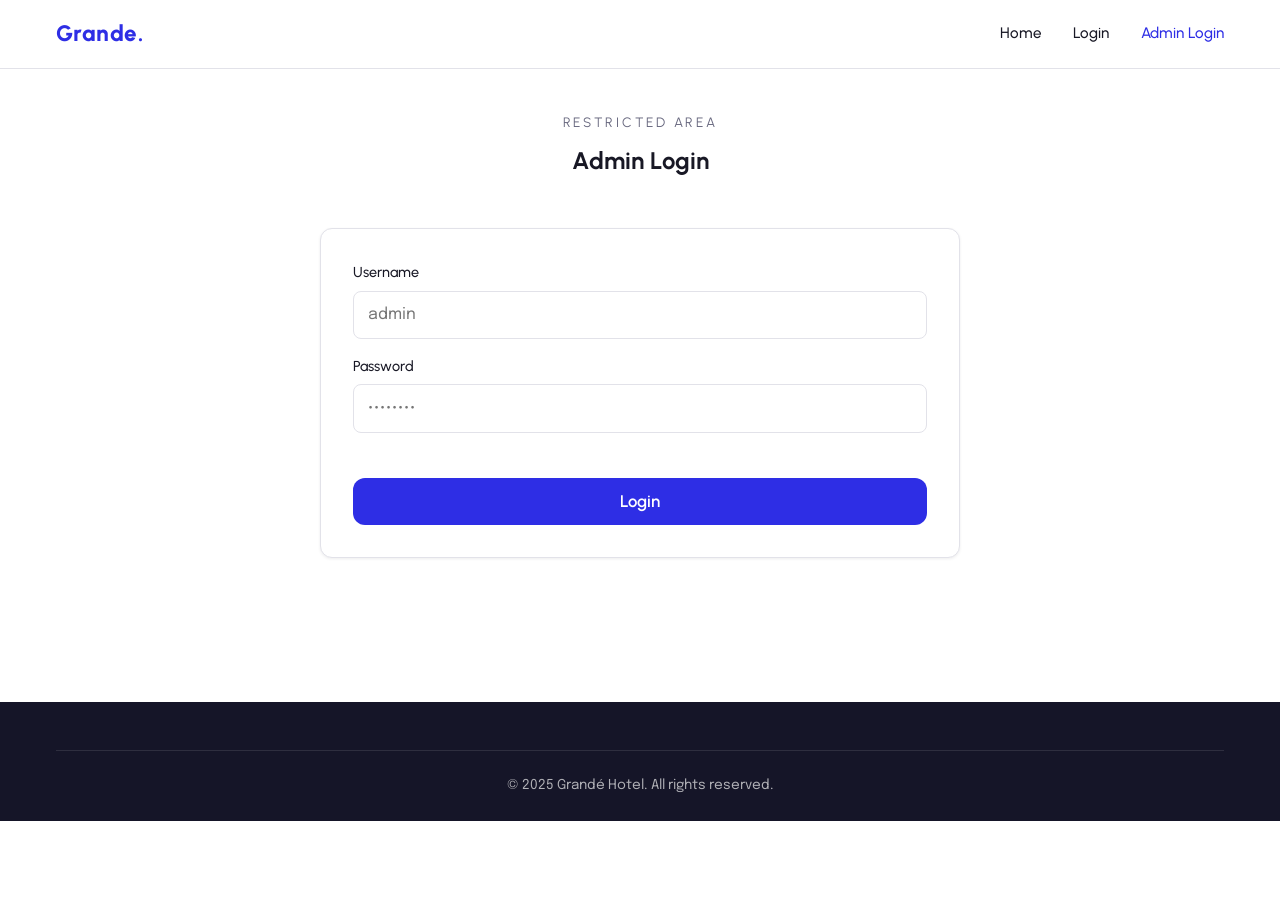
<file: admin-login.html>
<!DOCTYPE html>
<html lang="en">
<head>
  <meta charset="UTF-8" />
  <meta name="viewport" content="width=device-width, initial-scale=1.0" />
  <title>Admin Login — Grandé Hotel</title>
  <meta name="description" content="Admin login for Grandé Hotel management dashboard." />
  <link rel="stylesheet" href="style.css" />
</head>
<body>

  <!-- ===== Navigation (same as other pages) ===== -->
  <header id="site-navbar" class="navbar"></header>

  <!-- ===== Admin Login Form ===== -->
  <section style="padding-top:7rem">
    <div class="container">
      <div class="section-head">
        <p class="section-eyebrow">Restricted Area</p>
        <h1>Admin Login</h1>
      </div>

      <form id="admin-login-form" class="form-card animate-fade-up" novalidate>
        <div class="form-row">
          <div class="field">
            <label for="admin-username">Username</label>
            <input type="text" id="admin-username" name="username" placeholder="admin" autocomplete="username" />
          </div>
        </div>
        <div class="form-row">
          <div class="field">
            <label for="admin-password">Password</label>
            <input type="password" id="admin-password" name="password" placeholder="••••••••" autocomplete="current-password" />
          </div>
        </div>

        <!-- Error message shown on invalid credentials -->
        <div id="admin-login-error" class="error" style="margin-bottom:1rem;text-align:center"></div>

        <button type="submit" class="btn btn-primary btn-lg btn-block">Login</button>
      </form>
    </div>
  </section>

  <footer class="footer" style="margin-top:4rem">
    <div class="container">
      <div class="footer-bottom">© 2025 Grandé Hotel. All rights reserved.</div>
    </div>
  </footer>

  <script src="script.js"></script>
</body>
</html>
</file>
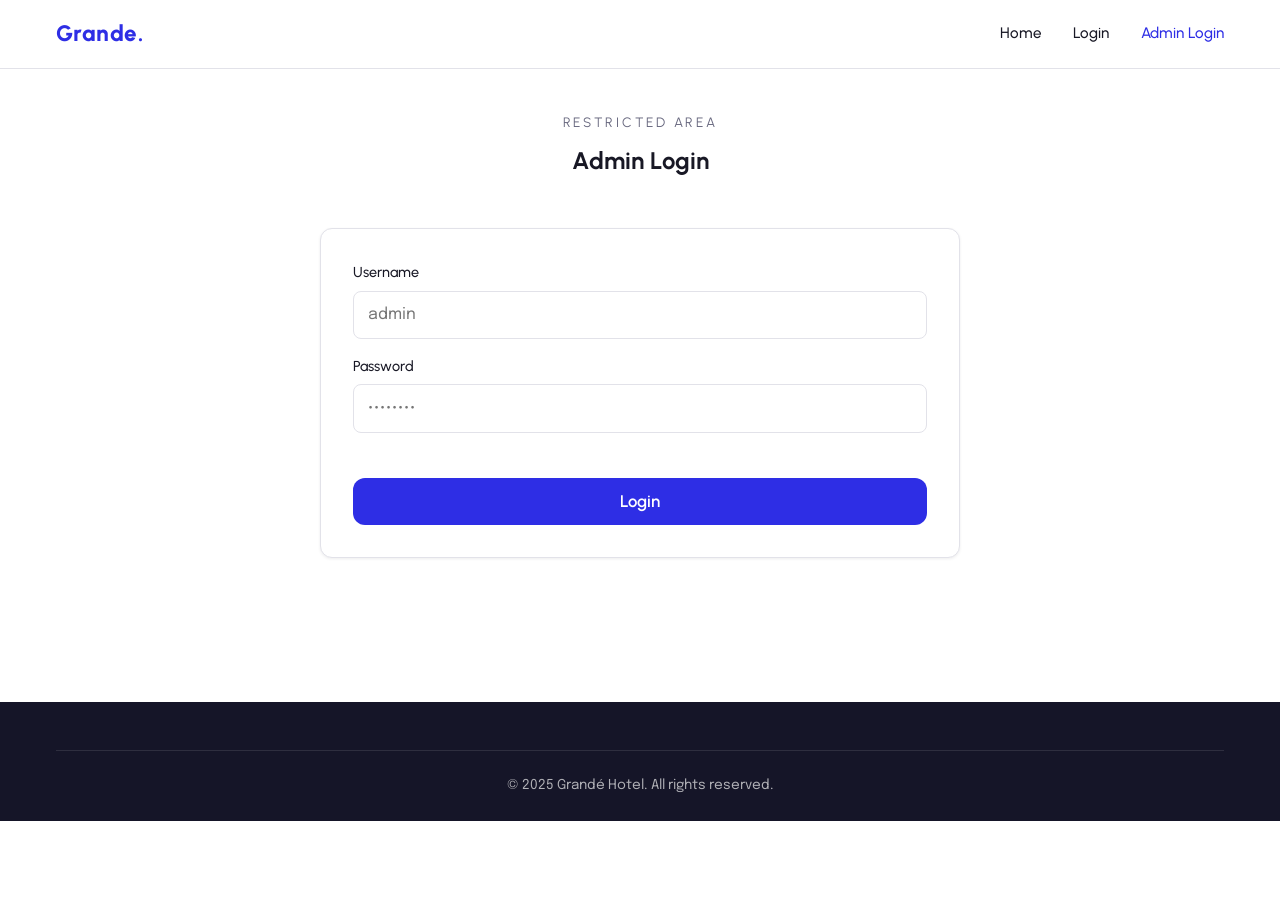
<file: admin.html>
<!DOCTYPE html>
<html lang="en">
<head>
  <meta charset="UTF-8" />
  <meta name="viewport" content="width=device-width, initial-scale=1.0" />
  <title>Admin Dashboard — Grandé Hotel</title>
  <meta name="description" content="Hotel admin dashboard for managing bookings and viewing reservation statistics." />
  <link rel="stylesheet" href="style.css" />
  <!-- ===== ADMIN ACCESS GUARD =====
       Runs BEFORE the page renders. If admin is not logged in,
       redirect to admin-login.html immediately. -->
  <script>
    if (localStorage.getItem("isAdminLoggedIn") !== "true") {
      window.location.replace("admin-login.html");
    }
  </script>
</head>
<body>

  <header id="site-navbar" class="navbar"></header>

  <section class="page-header">
    <div class="container">
      <p class="section-eyebrow">Management</p>
      <h1>Admin Dashboard</h1>
      <p>View and manage all reservations.</p>
      <!-- ===== ADMIN LOGOUT BUTTON ===== -->
      <button id="admin-logout-btn" class="btn btn-destructive btn-sm" style="margin-top:1rem">Logout</button>
    </div>
  </section>

  <section style="padding-top:2rem">
    <div class="container">

      <!-- Stats -->
      <div class="stats-grid animate-fade-up">
        <div class="stat-card"><div class="label">Total Bookings</div><div class="value" id="stat-bookings">0</div></div>
        <div class="stat-card"><div class="label">Total Revenue</div><div class="value" id="stat-revenue">$0</div></div>
        <div class="stat-card"><div class="label">Total Guests</div><div class="value" id="stat-guests">0</div></div>
        <div class="stat-card"><div class="label">Avg. Booking</div><div class="value" id="stat-avg">$0</div></div>
      </div>

      <!-- Table -->
      <div class="bookings-table-wrap animate-fade-up">
        <table>
          <thead>
            <tr>
              <th>Guest</th>
              <th>Phone</th>
              <th>Room</th>
              <th>Dates</th>
              <th>Guests</th>
              <th>Total</th>
              <th>Action</th>
            </tr>
          </thead>
          <tbody id="bookings-body"></tbody>
        </table>
      </div>

    </div>
  </section>

  <footer class="footer" style="margin-top:4rem">
    <div class="container">
      <div class="footer-grid">
        <div><h4>Grandé Hotel</h4><p style="opacity:.8;font-size:.9rem">Luxury hospitality at its finest.</p></div>
        <div><h4>Quick Links</h4><ul><li><a href="index.html">Home</a></li><li><a href="rooms.html">Rooms</a></li><li><a href="booking.html">Booking</a></li><li><a href="contact.html">Contact</a></li></ul></div>
        <div><h4>Contact</h4><ul><li>123 Grandé Avenue</li><li>+91 9801234567</li><li>info@grandehotel.com</li></ul></div>
      </div>
      <div class="footer-bottom">© 2025 Grandé Hotel. All rights reserved.</div>
    </div>
  </footer>

  <script src="script.js"></script>
</body>
</html>
</file>
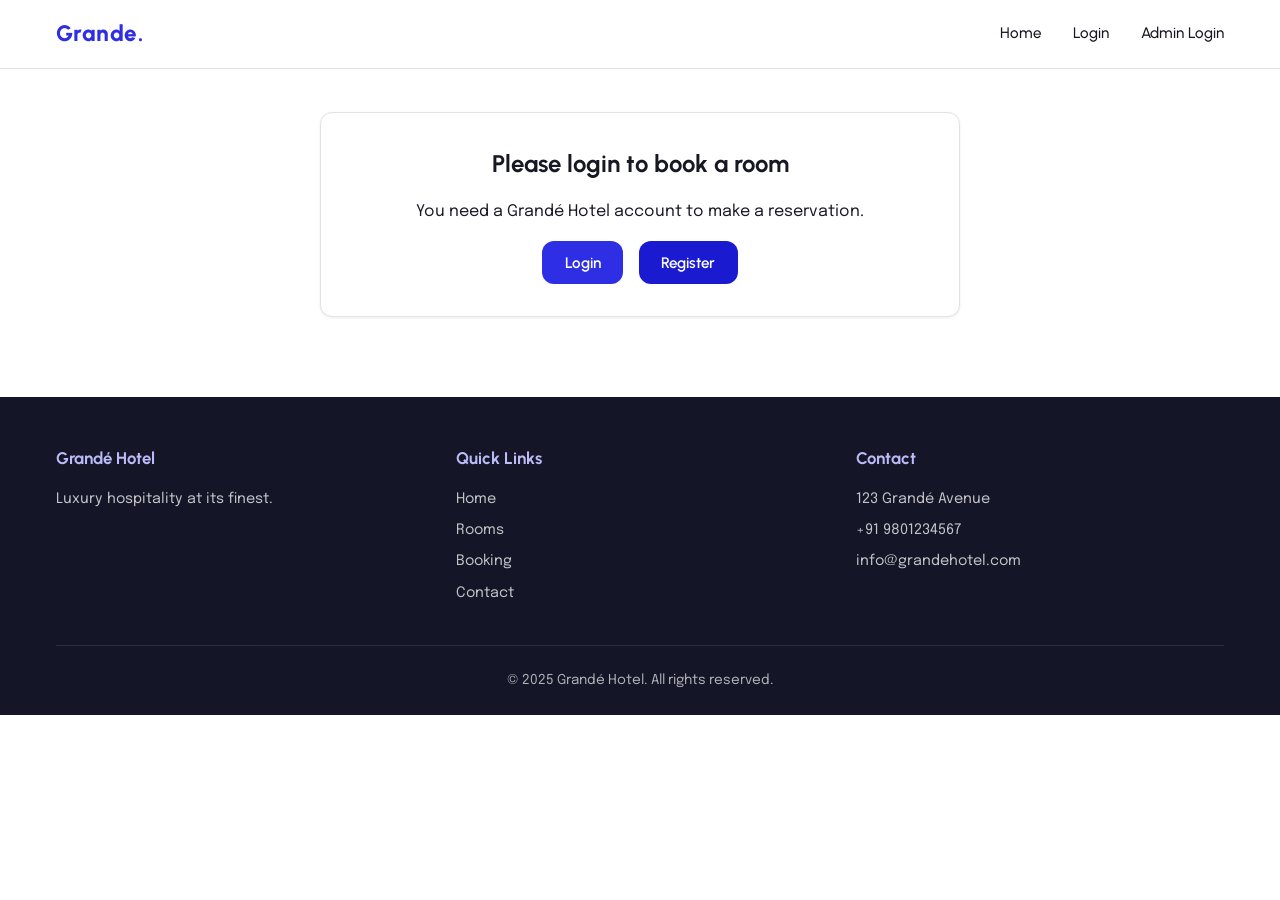
<file: booking.html>
<!DOCTYPE html>
<html lang="en">
<head>
  <meta charset="UTF-8" />
  <meta name="viewport" content="width=device-width, initial-scale=1.0" />
  <title>Book Your Stay — Grandé Hotel</title>
  <meta name="description" content="Reserve your room at Grandé Hotel. Quick and easy booking with instant confirmation." />
  <link rel="stylesheet" href="style.css" />
</head>
<body>

  <header id="site-navbar" class="navbar"></header>

  <!-- ===== LOGIN REQUIRED NOTICE (NEW) =====
       Shown by script.js when no user is logged in. The booking form
       below is hidden in that case. -->
  <section id="login-required-notice" style="padding-top:7rem;display:none">
    <div class="container">
      <div class="form-card animate-fade-up" style="text-align:center">
        <h2>Please login to book a room</h2>
        <p style="margin:1rem 0">You need a Grandé Hotel account to make a reservation.</p>
        <div style="display:flex;gap:1rem;justify-content:center;flex-wrap:wrap">
          <a href="login.html" class="btn btn-primary">Login</a>
          <a href="register.html" class="btn btn-gold">Register</a>
        </div>
      </div>
    </div>
  </section>

  <!-- Booking Form -->
  <section id="booking-section" style="padding-top:7rem;display:none">
    <div class="container">
      <div class="section-head">
        <p class="section-eyebrow">Reservation</p>
        <h1>Book Your Stay</h1>
      </div>

      <form id="booking-form" class="form-card animate-fade-up" novalidate>
        <div class="form-row">
          <div class="field">
            <label for="guestName">Full Name</label>
            <input type="text" id="guestName" name="guestName" placeholder="John Doe" />
            <div class="error" data-error="guestName"></div>
          </div>
        </div>

        <div class="form-row cols-2">
          <div class="field">
            <label for="email">Email</label>
            <input type="email" id="email" name="email" placeholder="john@example.com" />
            <div class="error" data-error="email"></div>
          </div>
          <div class="field">
            <label for="phone">Phone</label>
            <input type="tel" id="phone" name="phone" placeholder="+1 555 123 4567" />
            <div class="error" data-error="phone"></div>
          </div>
        </div>

        <div class="form-row cols-2">
          <div class="field">
            <label for="checkIn">Check-In</label>
            <input type="date" id="checkIn" name="checkIn" />
            <div class="error" data-error="checkIn"></div>
          </div>
          <div class="field">
            <label for="checkOut">Check-Out</label>
            <input type="date" id="checkOut" name="checkOut" />
            <div class="error" data-error="checkOut"></div>
          </div>
        </div>

        <div class="form-row cols-2">
          <div class="field">
            <label for="roomType">Room Type</label>
            <select id="roomType" name="roomType">
              <option value="single">Single — $120/night</option>
              <option value="double">Double — $200/night</option>
              <option value="deluxe">Deluxe — $350/night</option>
            </select>
          </div>
          <div class="field">
            <label for="guests">Number of Guests</label>
            <input type="number" id="guests" name="guests" min="1" max="6" value="1" />
            <div class="error" data-error="guests"></div>
          </div>
        </div>

        <div id="price-summary" class="summary-box" style="display:none">
          <p class="summary-line"></p>
          <p class="total"></p>
        </div>

        <button type="submit" class="btn btn-primary btn-lg btn-block">Confirm Booking</button>
      </form>
    </div>
  </section>

  <!-- Confirmation -->
  <section id="confirmation" style="display:none;padding-top:7rem">
    <div class="container">
      <div class="confirmation animate-fade-up">
        <div class="check">✓</div>
        <h1>Booking Confirmed!</h1>
        <p>Thank you, <strong class="c-name"></strong>. Your <strong class="c-room"></strong> room is booked.</p>
        <p class="c-dates"></p>
        <button id="book-another" class="btn btn-primary" style="margin-top:1rem">Book Another Room</button>
      </div>
    </div>
  </section>

  <footer class="footer">
    <div class="container">
      <div class="footer-grid">
        <div><h4>Grandé Hotel</h4><p style="opacity:.8;font-size:.9rem">Luxury hospitality at its finest.</p></div>
        <div><h4>Quick Links</h4><ul><li><a href="index.html">Home</a></li><li><a href="rooms.html">Rooms</a></li><li><a href="booking.html">Booking</a></li><li><a href="contact.html">Contact</a></li></ul></div>
        <div><h4>Contact</h4><ul><li>123 Grandé Avenue</li><li>+91 9801234567</li><li>info@grandehotel.com</li></ul></div>
      </div>
      <div class="footer-bottom">© 2025 Grandé Hotel. All rights reserved.</div>
    </div>
  </footer>

  <script src="script.js"></script>
</body>
</html>
</file>
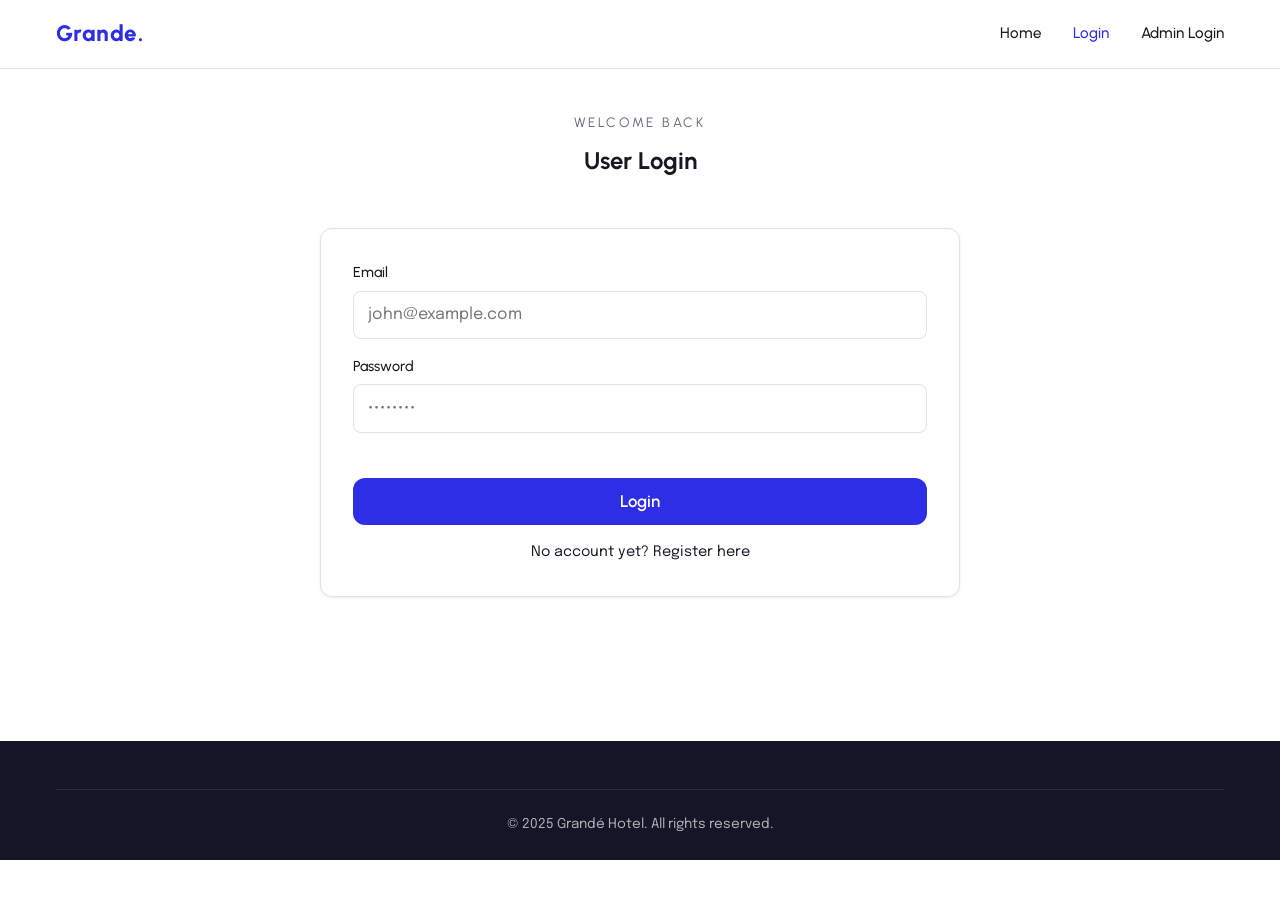
<file: login.html>
<!DOCTYPE html>
<html lang="en">
<head>
  <meta charset="UTF-8" />
  <meta name="viewport" content="width=device-width, initial-scale=1.0" />
  <title>Login — Grandé Hotel</title>
  <meta name="description" content="Login to your Grandé Hotel account." />
  <link rel="stylesheet" href="style.css" />
</head>
<body>

  <!-- ===== Navigation ===== -->
  <header id="site-navbar" class="navbar"></header>

  <!-- ===== Login Form ===== -->
  <section style="padding-top:7rem">
    <div class="container">
      <div class="section-head">
        <p class="section-eyebrow">Welcome Back</p>
        <h1>User Login</h1>
      </div>

      <form id="user-login-form" class="form-card animate-fade-up" novalidate>
        <div class="form-row">
          <div class="field">
            <label for="login-email">Email</label>
            <input type="email" id="login-email" name="email" placeholder="john@example.com" autocomplete="email" />
          </div>
        </div>
        <div class="form-row">
          <div class="field">
            <label for="login-password">Password</label>
            <input type="password" id="login-password" name="password" placeholder="••••••••" autocomplete="current-password" />
          </div>
        </div>

        <!-- Error message for invalid credentials -->
        <div id="user-login-error" class="error" style="margin-bottom:1rem;text-align:center"></div>

        <button type="submit" class="btn btn-primary btn-lg btn-block">Login</button>
        <p style="text-align:center;margin-top:1rem;font-size:.9rem">
          No account yet? <a href="register.html">Register here</a>
        </p>
      </form>
    </div>
  </section>

  <footer class="footer" style="margin-top:4rem">
    <div class="container">
      <div class="footer-bottom">© 2025 Grandé Hotel. All rights reserved.</div>
    </div>
  </footer>

  <script src="script.js"></script>
</body>
</html>
</file>
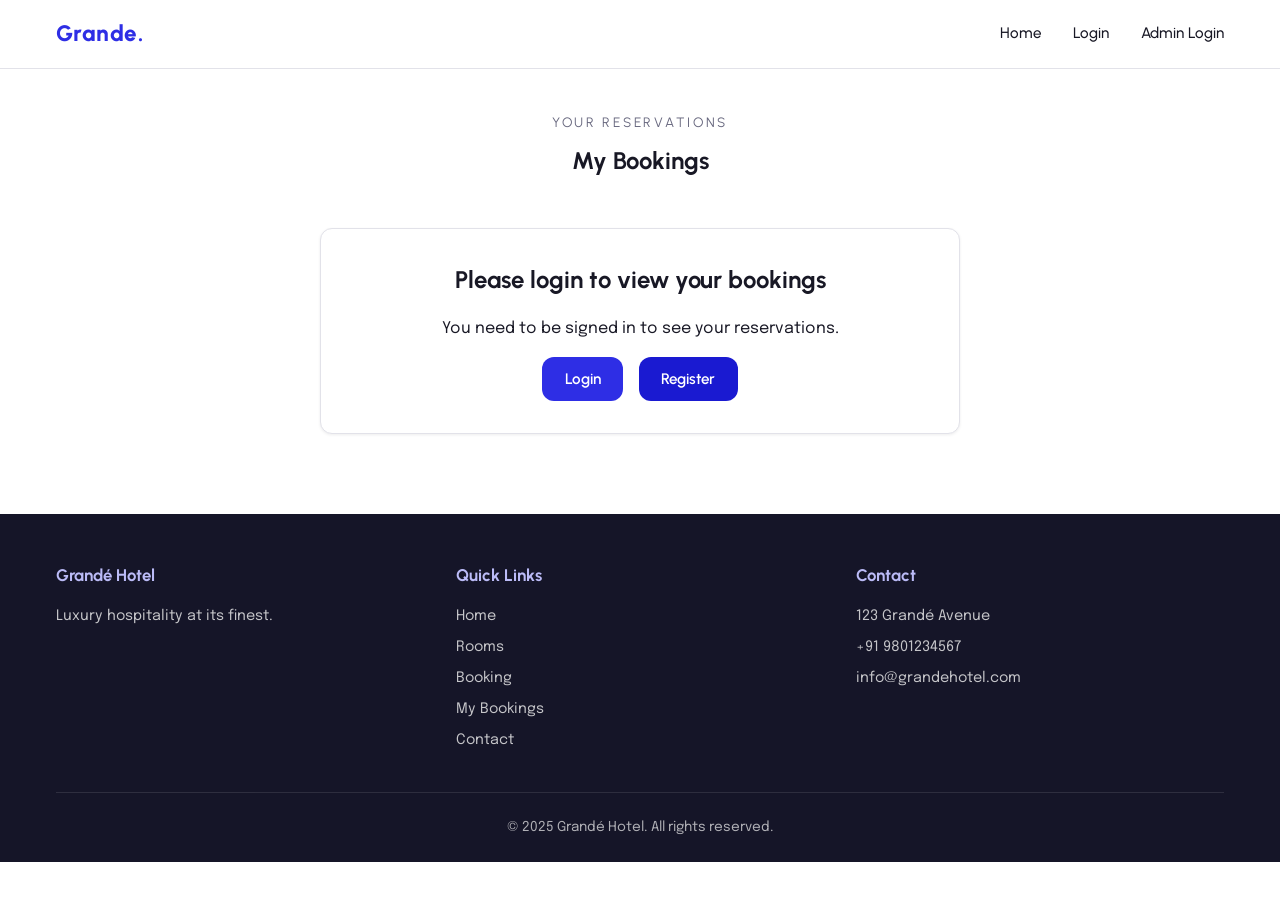
<file: my-bookings.html>
<!DOCTYPE html>
<html lang="en">
<head>
  <meta charset="UTF-8" />
  <meta name="viewport" content="width=device-width, initial-scale=1.0" />
  <title>My Bookings — Grandé Hotel</title>
  <meta name="description" content="View your reservations at Grandé Hotel." />
  <link rel="stylesheet" href="style.css" />
</head>
<body>

  <!-- ===== Navigation (same as other pages) ===== -->
  <header id="site-navbar" class="navbar"></header>

  <!-- ===== My Bookings Section ===== -->
  <section style="padding-top:7rem;padding-bottom:3rem">
    <div class="container">
      <div class="section-head">
        <p class="section-eyebrow">Your reservations</p>
        <h1>My Bookings</h1>
      </div>

      <!-- Shown if user is NOT logged in -->
      <div id="mb-login-required" class="form-card animate-fade-up" style="display:none;text-align:center">
        <h2>Please login to view your bookings</h2>
        <p style="margin:1rem 0">You need to be signed in to see your reservations.</p>
        <div style="display:flex;gap:1rem;justify-content:center;flex-wrap:wrap">
          <a href="login.html" class="btn btn-primary">Login</a>
          <a href="register.html" class="btn btn-gold">Register</a>
        </div>
      </div>

      <!-- Shown if user is logged in but has no bookings -->
      <div id="mb-empty" class="form-card animate-fade-up" style="display:none;text-align:center">
        <h2>No bookings found</h2>
        <p style="margin:1rem 0">You haven't made any reservations yet.</p>
        <a href="booking.html" class="btn btn-primary">Book a Room</a>
      </div>

      <!-- Bookings list rendered here by script.js -->
      <div id="mb-list" class="bookings-grid"></div>
    </div>
  </section>

  <footer class="footer">
    <div class="container">
      <div class="footer-grid">
        <div><h4>Grandé Hotel</h4><p style="opacity:.8;font-size:.9rem">Luxury hospitality at its finest.</p></div>
        <div><h4>Quick Links</h4><ul><li><a href="index.html">Home</a></li><li><a href="rooms.html">Rooms</a></li><li><a href="booking.html">Booking</a></li><li><a href="my-bookings.html">My Bookings</a></li><li><a href="contact.html">Contact</a></li></ul></div>
        <div><h4>Contact</h4><ul><li>123 Grandé Avenue</li><li>+91 9801234567</li><li>info@grandehotel.com</li></ul></div>
      </div>
      <div class="footer-bottom">© 2025 Grandé Hotel. All rights reserved.</div>
    </div>
  </footer>

  <script src="script.js"></script>
</body>
</html>
</file>
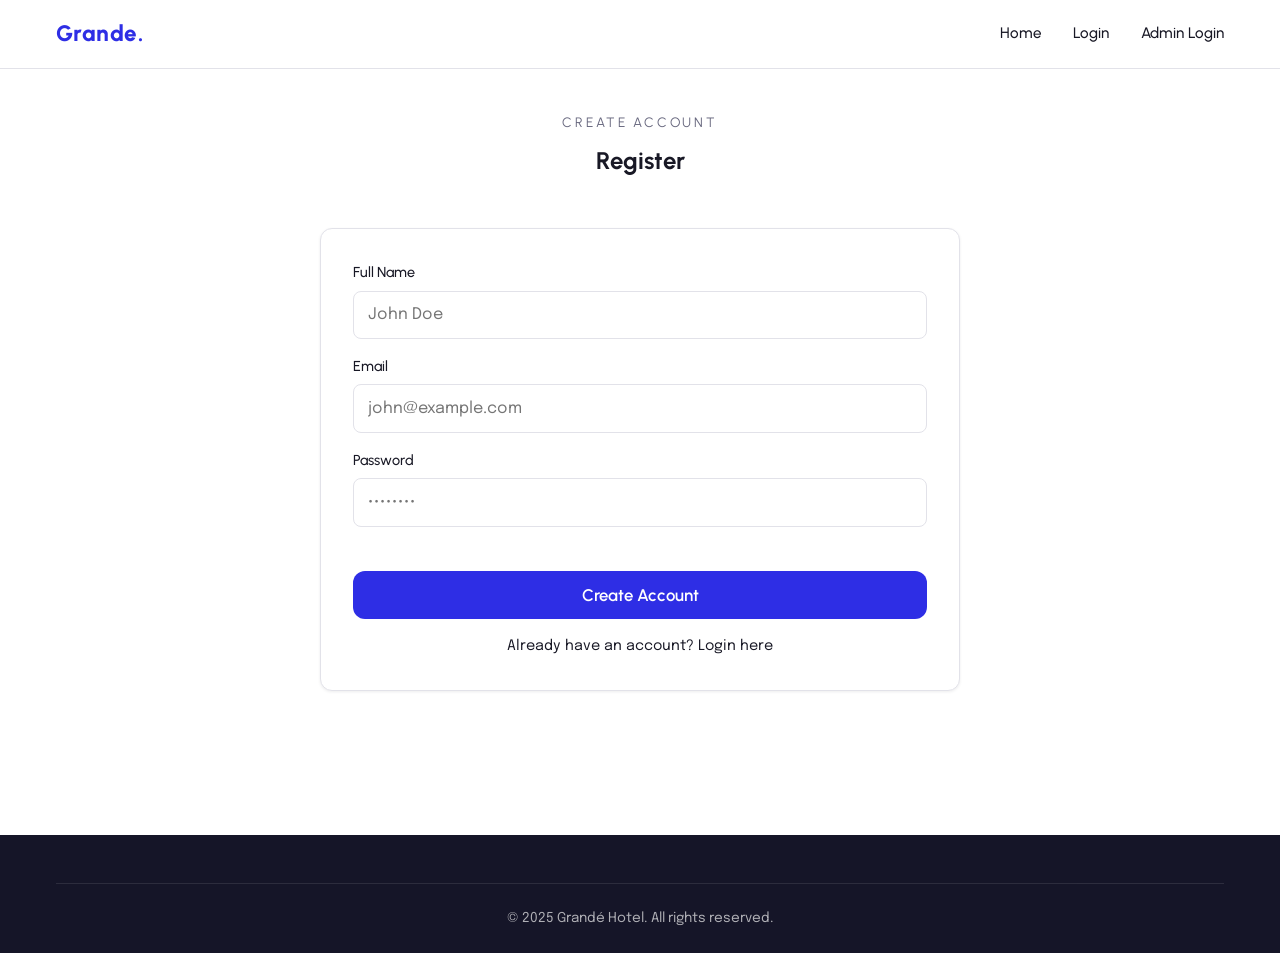
<file: register.html>
<!DOCTYPE html>
<html lang="en">
<head>
  <meta charset="UTF-8" />
  <meta name="viewport" content="width=device-width, initial-scale=1.0" />
  <title>Register — Grandé Hotel</title>
  <meta name="description" content="Create your Grandé Hotel account to book rooms." />
  <link rel="stylesheet" href="style.css" />
</head>
<body>

  <!-- ===== Navigation ===== -->
  <header id="site-navbar" class="navbar"></header>

  <!-- ===== Register Form ===== -->
  <section style="padding-top:7rem">
    <div class="container">
      <div class="section-head">
        <p class="section-eyebrow">Create Account</p>
        <h1>Register</h1>
      </div>

      <form id="register-form" class="form-card animate-fade-up" novalidate>
        <div class="form-row">
          <div class="field">
            <label for="reg-name">Full Name</label>
            <input type="text" id="reg-name" name="name" placeholder="John Doe" />
          </div>
        </div>
        <div class="form-row">
          <div class="field">
            <label for="reg-email">Email</label>
            <input type="email" id="reg-email" name="email" placeholder="john@example.com" autocomplete="email" />
          </div>
        </div>
        <div class="form-row">
          <div class="field">
            <label for="reg-password">Password</label>
            <input type="password" id="reg-password" name="password" placeholder="••••••••" autocomplete="new-password" />
          </div>
        </div>

        <!-- Message area for errors / success -->
        <div id="register-msg" class="error" style="margin-bottom:1rem;text-align:center"></div>

        <button type="submit" class="btn btn-primary btn-lg btn-block">Create Account</button>
        <p style="text-align:center;margin-top:1rem;font-size:.9rem">
          Already have an account? <a href="login.html">Login here</a>
        </p>
      </form>
    </div>
  </section>

  <footer class="footer" style="margin-top:4rem">
    <div class="container">
      <div class="footer-bottom">© 2025 Grandé Hotel. All rights reserved.</div>
    </div>
  </footer>

  <script src="script.js"></script>
</body>
</html>
</file>
<file: style.css>
/* ========================================================
   Grandé Hotel — Warm Sand Palette + Urbanist/Epilogue
   ======================================================== */
@import url('https://fonts.googleapis.com/css2?family=Urbanist:wght@300;400;500;600;700;800&family=Epilogue:wght@300;400;500;600;700&display=swap');

/* ---------- Design Tokens (HSL) ---------- */
:root {
  --background: hsl(0, 0%, 100%);
  --foreground: hsl(240, 20%, 12%);
  --card: hsl(0, 0%, 100%);
  --primary: hsl(240, 78%, 54%);
  --primary-foreground: hsl(0, 0%, 100%);
  --muted: hsl(240, 20%, 96%);
  --muted-foreground: hsl(240, 10%, 45%);
  --accent: hsl(240, 78%, 94%);
  --border: hsl(240, 15%, 90%);
  --destructive: hsl(0, 84%, 60%);
  --hero-overlay: hsla(240, 40%, 10%, 0.6);
  --gold: hsl(240, 78%, 54%);
  --gold-light: hsl(240, 78%, 85%);
  --surface-warm: hsl(240, 20%, 97%);
  --radius: 0.75rem;
  --shadow-sm: 0 1px 3px hsla(240, 20%, 12%, 0.08);
  --shadow-lg: 0 10px 30px hsla(240, 30%, 20%, 0.15);
}

/* ---------- Reset & Base ---------- */
* { box-sizing: border-box; margin: 0; padding: 0; }
html { scroll-behavior: smooth; }
body {
  font-family: 'Epilogue', sans-serif;
  background: var(--background);
  color: var(--foreground);
  line-height: 1.6;
  -webkit-font-smoothing: antialiased;
}
h1, h2, h3, h4, h5, h6 { font-family: 'Urbanist', sans-serif; font-weight: 700; }
img { max-width: 100%; display: block; }
a { color: inherit; text-decoration: none; }
.container { max-width: 1200px; margin: 0 auto; padding: 0 1rem; }

/* ---------- Buttons ---------- */
.btn {
  display: inline-flex; align-items: center; justify-content: center;
  padding: 0.6rem 1.4rem; border-radius: var(--radius);
  font-family: 'Urbanist', sans-serif; font-weight: 600; font-size: 0.95rem;
  cursor: pointer; border: none; transition: all 0.25s ease;
  white-space: nowrap;
}
.btn-primary { background: var(--primary); color: var(--primary-foreground); }
.btn-primary:hover { background: hsl(240, 78%, 46%); transform: translateY(-2px); }
.btn-gold { background: hsl(240, 78%, 46%); color: hsl(0, 0%, 100%); }
.btn-gold:hover { background: hsl(240, 78%, 46%); transform: translateY(-2px); }
.btn-hero {
  background: transparent; color: var(--primary-foreground);
  border: 2px solid var(--primary-foreground);
}
.btn-hero:hover { background: var(--primary-foreground); color: var(--foreground); }
.btn-lg { padding: 0.85rem 2rem; font-size: 1.05rem; }
.btn-sm { padding: 0.45rem 1rem; font-size: 0.85rem; }
.btn-block { width: 100%; }
.btn-destructive { background: var(--destructive); color: white; }

/* ---------- Navbar ---------- */
.navbar {
  position: fixed; top: 0; left: 0; right: 0; z-index: 50;
  background: hsla(0, 0%, 100%, 0.9);
  backdrop-filter: blur(10px);
  border-bottom: 1px solid var(--border);
}
.nav-inner {
  display: flex; align-items: center; justify-content: space-between;
  padding: 1rem;
}
.brand {
  font-family: 'Urbanist', sans-serif; font-weight: 800; font-size: 1.4rem;
  color: var(--primary);
  letter-spacing: 0.02em;
}
.brand span { color: var(--gold); }
.nav-links { display: flex; gap: 2rem; list-style: none; }
.nav-links a {
  font-family: 'Urbanist', sans-serif; font-weight: 500; font-size: 0.95rem;
  color: var(--foreground); transition: color 0.2s;
}
.nav-links a:hover, .nav-links a.active { color: var(--primary); }
.nav-cta { display: none; }
@media (min-width: 768px) { .nav-cta { display: inline-flex; } }

.menu-toggle {
  display: block; background: none; border: none; cursor: pointer;
  font-size: 1.5rem; color: var(--foreground);
}
@media (min-width: 768px) {
  .menu-toggle { display: none; }
}
@media (max-width: 767px) {
  .nav-links {
    display: none; position: absolute; top: 100%; left: 0; right: 0;
    flex-direction: column; gap: 0; background: var(--background);
    border-bottom: 1px solid var(--border); padding: 1rem;
  }
  .nav-links.open { display: flex; }
  .nav-links li { padding: 0.5rem 0; }
}

/* ---------- Hero ---------- */
.hero {
  position: relative; height: 90vh; min-height: 500px;
  display: flex; align-items: center; justify-content: center;
  overflow: hidden;
}
.hero img {
  position: absolute; inset: 0; width: 100%; height: 100%; object-fit: cover;
}
.hero::after {
  content: ''; position: absolute; inset: 0; background: var(--hero-overlay);
}
.hero-content {
  position: relative; z-index: 2; text-align: center; color: white;
  max-width: 720px; padding: 0 1rem;
}
.hero-eyebrow {
  font-family: 'Urbanist', sans-serif; font-size: 0.85rem;
  text-transform: uppercase; letter-spacing: 0.3em;
  color: var(--gold-light); margin-bottom: 1rem;
}
.hero h1 { font-size: clamp(2.5rem, 6vw, 4.5rem); margin-bottom: 1.5rem; line-height: 1.1; }
.hero p { font-size: 1.15rem; opacity: 0.9; margin-bottom: 2rem; }
.hero-cta { display: flex; gap: 1rem; justify-content: center; flex-wrap: wrap; }

/* ---------- Sections ---------- */
section { padding: 5rem 0; }
.section-head { text-align: center; margin-bottom: 3rem; }
.section-eyebrow {
  font-family: 'Urbanist', sans-serif; font-size: 0.85rem;
  text-transform: uppercase; letter-spacing: 0.2em;
  color: var(--muted-foreground); margin-bottom: 0.5rem;
}
.section-head h2 { font-size: clamp(1.75rem, 4vw, 2.5rem); }

/* ---------- Amenities ---------- */
.amenities { background: var(--surface-warm); padding: 4rem 0; }
.amenities-grid {
  display: grid; grid-template-columns: repeat(2, 1fr); gap: 2rem;
}
@media (min-width: 768px) { .amenities-grid { grid-template-columns: repeat(4, 1fr); } }
.amenity { display: flex; flex-direction: column; align-items: center; gap: 0.75rem; }
.amenity-icon {
  width: 56px; height: 56px; border-radius: 50%;
  background: hsla(240, 78%, 94%, 0.6);
  display: flex; align-items: center; justify-content: center;
  font-size: 1.5rem; color: var(--primary);
}
.amenity span { font-family: 'Urbanist', sans-serif; font-weight: 600; font-size: 0.9rem; }

/* ---------- Room Cards ---------- */
.rooms-grid {
  display: grid; grid-template-columns: 1fr; gap: 2rem;
}
@media (min-width: 768px) { .rooms-grid { grid-template-columns: repeat(3, 1fr); } }
.room-card {
  background: var(--card); border: 1px solid var(--border);
  border-radius: var(--radius); overflow: hidden;
  box-shadow: var(--shadow-sm); transition: all 0.3s;
}
.room-card:hover { box-shadow: var(--shadow-lg); transform: translateY(-4px); }
.room-card-img { height: 220px; overflow: hidden; }
.room-card-img img {
  width: 100%; height: 100%; object-fit: cover; transition: transform 0.5s;
}
.room-card:hover .room-card-img img { transform: scale(1.05); }
.room-card-body { padding: 1.5rem; }
.room-card-body h3 { font-size: 1.25rem; margin-bottom: 0.5rem; }
.room-card-body p { color: var(--muted-foreground); font-size: 0.9rem; margin-bottom: 1rem; }
.room-card-foot { display: flex; justify-content: space-between; align-items: center; }
.price { font-family: 'Urbanist', sans-serif; font-size: 1.5rem; font-weight: 700; color: var(--primary); }
.price small { font-size: 0.8rem; font-weight: 400; color: var(--muted-foreground); }

/* ---------- CTA Banner ---------- */
.cta-banner { background: var(--primary); color: var(--primary-foreground); text-align: center; }
.cta-banner h2 { font-size: clamp(1.75rem, 4vw, 2.5rem); margin-bottom: 1rem; }
.cta-banner p { opacity: 0.85; margin-bottom: 2rem; max-width: 500px; margin-left: auto; margin-right: auto; }

/* ---------- Footer ---------- */
.footer {
  background: hsl(240, 30%, 12%); color: hsl(0, 0%, 95%);
  padding: 3rem 0 1.5rem;
}
.footer-grid {
  display: grid; grid-template-columns: 1fr; gap: 2rem; margin-bottom: 2rem;
}
@media (min-width: 768px) { .footer-grid { grid-template-columns: repeat(3, 1fr); } }
.footer h4 { color: var(--gold-light); margin-bottom: 1rem; font-size: 1.05rem; }
.footer ul { list-style: none; }
.footer li { margin-bottom: 0.5rem; opacity: 0.8; font-size: 0.9rem; }
.footer a:hover { color: var(--gold); }
.footer-bottom {
  border-top: 1px solid hsla(0, 0%, 100%, 0.15);
  padding-top: 1.5rem; text-align: center; font-size: 0.85rem; opacity: 0.7;
}

/* ---------- Page Header ---------- */
.page-header {
  padding: 8rem 0 3rem; text-align: center; background: var(--surface-warm);
}
.page-header h1 { font-size: clamp(2rem, 5vw, 3rem); margin-bottom: 0.5rem; }
.page-header p { color: var(--muted-foreground); }

/* ---------- Forms ---------- */
.form-card {
  background: var(--card); padding: 2rem; border-radius: var(--radius);
  border: 1px solid var(--border); box-shadow: var(--shadow-sm);
  max-width: 640px; margin: 0 auto;
}
.form-row { display: grid; grid-template-columns: 1fr; gap: 1rem; margin-bottom: 1rem; }
@media (min-width: 600px) { .form-row.cols-2 { grid-template-columns: 1fr 1fr; } }
.field label {
  display: block; font-family: 'Urbanist', sans-serif; font-weight: 500;
  font-size: 0.9rem; margin-bottom: 0.4rem;
}
.field input, .field select, .field textarea {
  width: 100%; padding: 0.65rem 0.85rem; font: inherit;
  background: var(--background); color: var(--foreground);
  border: 1px solid var(--border); border-radius: 0.5rem;
  transition: border-color 0.2s;
}
.field input:focus, .field select:focus, .field textarea:focus {
  outline: none; border-color: var(--primary); box-shadow: 0 0 0 3px hsla(240, 78%, 54%, 0.18);
}
.field textarea { min-height: 120px; resize: vertical; }
.error { color: var(--destructive); font-size: 0.8rem; margin-top: 0.25rem; min-height: 1em; }

.summary-box {
  background: var(--surface-warm); padding: 1rem; border-radius: 0.5rem;
  text-align: center; margin: 1rem 0;
}
.summary-box p { font-size: 0.9rem; color: var(--muted-foreground); }
.summary-box .total {
  font-family: 'Urbanist', sans-serif; font-size: 1.5rem; font-weight: 700;
  color: var(--primary); margin-top: 0.25rem;
}

/* ---------- Confirmation ---------- */
.confirmation { text-align: center; max-width: 480px; margin: 0 auto; padding: 4rem 1rem; }
.confirmation .check {
  width: 80px; height: 80px; margin: 0 auto 1.5rem;
  border-radius: 50%; background: hsla(240, 78%, 54%, 0.12);
  display: flex; align-items: center; justify-content: center;
  font-size: 2.5rem; color: var(--primary);
}
.confirmation h1 { font-size: 2rem; margin-bottom: 0.75rem; }
.confirmation p { color: var(--muted-foreground); margin-bottom: 0.5rem; }

/* ---------- Rooms List Page ---------- */
.room-detail {
  display: grid; grid-template-columns: 1fr; gap: 2rem; align-items: center;
  margin-bottom: 4rem;
}
@media (min-width: 768px) { .room-detail { grid-template-columns: 1fr 1fr; } }
.room-detail.reverse > :first-child { order: 1; }
@media (min-width: 768px) {
  .room-detail.reverse > :first-child { order: 2; }
}
.room-detail img { border-radius: var(--radius); box-shadow: var(--shadow-lg); height: 350px; object-fit: cover; width: 100%; }
.room-detail h3 { font-size: 1.75rem; margin-bottom: 0.5rem; }
.room-detail .specs { display: flex; gap: 1.5rem; margin: 1rem 0; color: var(--muted-foreground); font-size: 0.9rem; }

/* ---------- Admin ---------- */
.stats-grid {
  display: grid; grid-template-columns: repeat(2, 1fr); gap: 1rem; margin-bottom: 2rem;
}
@media (min-width: 768px) { .stats-grid { grid-template-columns: repeat(4, 1fr); } }
.stat-card {
  background: var(--card); padding: 1.5rem; border-radius: var(--radius);
  border: 1px solid var(--border); text-align: center;
}
.stat-card .label { font-size: 0.8rem; color: var(--muted-foreground); text-transform: uppercase; letter-spacing: 0.05em; }
.stat-card .value { font-family: 'Urbanist', sans-serif; font-size: 1.8rem; font-weight: 700; color: var(--primary); margin-top: 0.25rem; }

.bookings-table-wrap {
  background: var(--card); border: 1px solid var(--border);
  border-radius: var(--radius); overflow-x: auto;
}
table { width: 100%; border-collapse: collapse; min-width: 700px; }
th, td { padding: 0.85rem 1rem; text-align: left; border-bottom: 1px solid var(--border); font-size: 0.9rem; }
th { background: var(--surface-warm); font-family: 'Urbanist', sans-serif; font-weight: 600; }
.empty-state { text-align: center; padding: 3rem; color: var(--muted-foreground); }

/* ---------- Toast ---------- */
.toast {
  position: fixed; bottom: 2rem; right: 2rem; z-index: 100;
  background: var(--foreground); color: var(--background);
  padding: 1rem 1.25rem; border-radius: 0.5rem;
  box-shadow: var(--shadow-lg); max-width: 320px;
  opacity: 0; transform: translateY(20px); pointer-events: none;
  transition: all 0.3s;
}
.toast.show { opacity: 1; transform: translateY(0); }
.toast strong { display: block; margin-bottom: 0.25rem; }

/* ---------- Animations ---------- */
@keyframes fadeUp {
  from { opacity: 0; transform: translateY(24px); }
  to { opacity: 1; transform: translateY(0); }
}
@keyframes fadeIn { from { opacity: 0; } to { opacity: 1; } }

.animate-fade-up { animation: fadeUp 0.7s ease-out both; }
.animate-fade-in { animation: fadeIn 0.6s ease-out both; }
.delay-100 { animation-delay: 0.1s; }
.delay-200 { animation-delay: 0.2s; }
.delay-300 { animation-delay: 0.3s; }
.delay-400 { animation-delay: 0.4s; }

/* ===== USER AUTH UI (NEW) ===== */
.user-welcome {
  font-size: 0.9rem;
  margin-right: 0.75rem;
  font-weight: 500;
  color: var(--foreground, #222);
}

/* ===== MY BOOKINGS (NEW) ===== */
.bookings-grid {
  display: grid;
  grid-template-columns: repeat(auto-fill, minmax(280px, 1fr));
  gap: 1.25rem;
  margin-top: 2rem;
}
.booking-card {
  background: var(--card, #fff);
  border: 1px solid rgba(0,0,0,0.08);
  border-radius: 12px;
  padding: 1.25rem 1.5rem;
  box-shadow: 0 4px 12px rgba(0,0,0,0.05);
  transition: transform .2s ease, box-shadow .2s ease;
}
.booking-card:hover { transform: translateY(-2px); box-shadow: 0 8px 20px rgba(0,0,0,0.08); }
.booking-card-head {
  display: flex; justify-content: space-between; align-items: center;
  margin-bottom: .75rem; gap: .5rem;
}
.booking-card-meta { list-style: none; padding: 0; margin: 0; font-size: .92rem; line-height: 1.7; }
.badge-status {
  background: #d1fae5; color: #065f46;
  padding: .25rem .65rem; border-radius: 999px;
  font-size: .75rem; font-weight: 600; text-transform: uppercase;
}

/* ===== User dropdown menu (NEW) ===== */
.user-menu { position: relative; display: inline-block; }
.user-menu-btn {
  background: var(--accent);
  color: var(--primary);
  border: 1px solid var(--border);
  border-radius: var(--radius);
  padding: 0.5rem 1rem;
  font-family: 'Urbanist', sans-serif;
  font-weight: 600;
  font-size: 0.9rem;
  cursor: pointer;
  display: inline-flex;
  align-items: center;
  gap: 0.4rem;
  transition: background 0.2s;
}
.user-menu-btn:hover { background: var(--gold-light); }
.user-menu-btn .caret { font-size: 0.75rem; opacity: 0.7; }
.user-menu-dropdown {
  position: absolute;
  right: 0;
  top: calc(100% + 0.5rem);
  min-width: 180px;
  background: var(--background);
  border: 1px solid var(--border);
  border-radius: var(--radius);
  box-shadow: var(--shadow-lg);
  list-style: none;
  padding: 0.4rem 0;
  margin: 0;
  z-index: 60;
}
.user-menu-dropdown[hidden] { display: none; }
.user-menu-dropdown li { padding: 0; }
.user-menu-dropdown a,
.user-menu-dropdown button {
  display: block;
  width: 100%;
  text-align: left;
  padding: 0.6rem 1rem;
  background: none;
  border: none;
  font-family: 'Epilogue', sans-serif;
  font-size: 0.9rem;
  color: var(--foreground);
  cursor: pointer;
}
.user-menu-dropdown a:hover,
.user-menu-dropdown button:hover {
  background: var(--muted);
  color: var(--primary);
}
</file>
